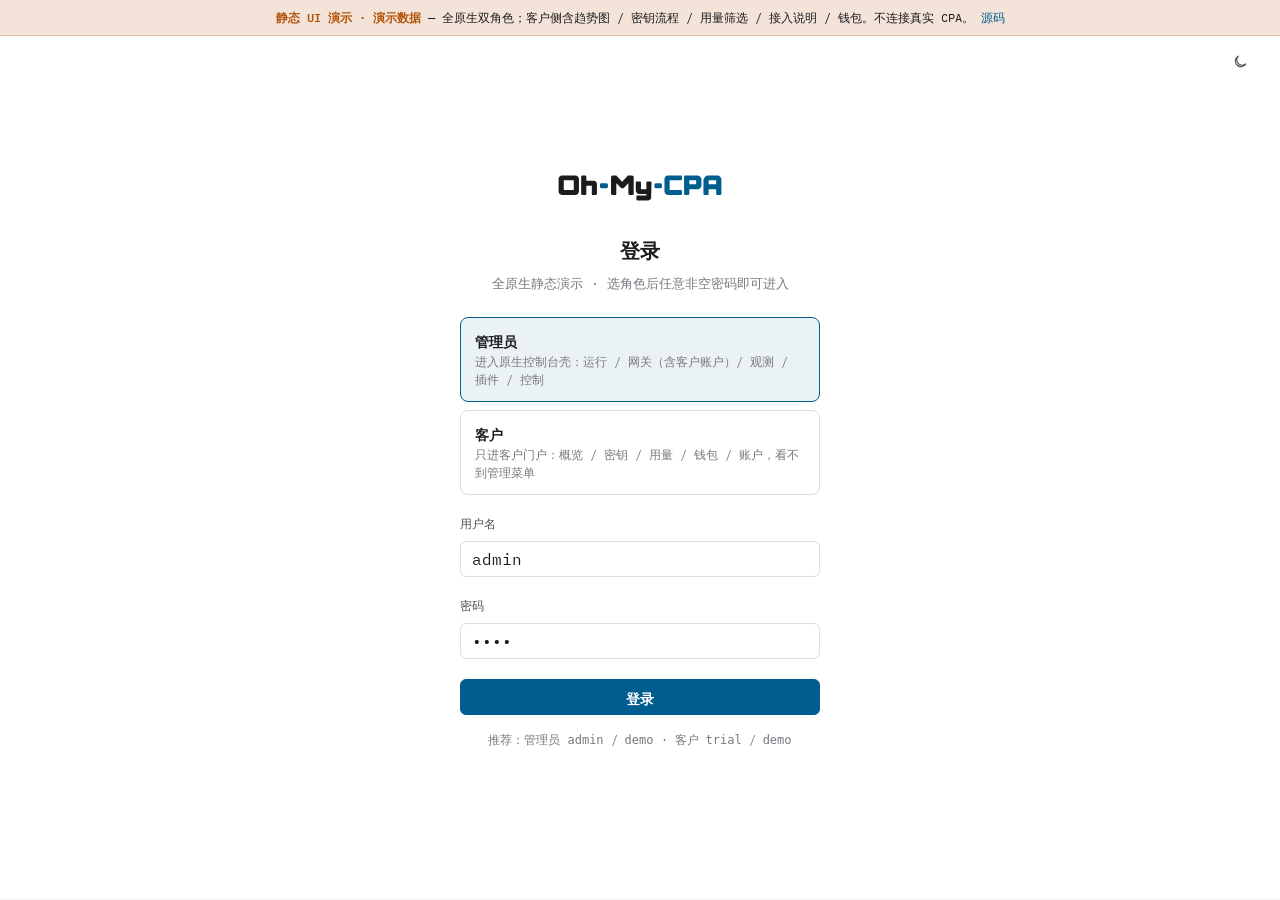
<file: index.html>
<!DOCTYPE html>
<html lang="zh-CN">
<head>
  <meta charset="UTF-8" />
  <meta http-equiv="refresh" content="0; url=./portal-demo/?v=customer-rich" />
  <title>Oh My CPA · Fork 演示</title>
  <link rel="canonical" href="./portal-demo/?v=customer-rich" />
</head>
<body>
  <p>正在跳转到 <a href="./portal-demo/?v=customer-rich">全原生双角色客户增强演示</a>…</p>
</body>
</html>
</file>
